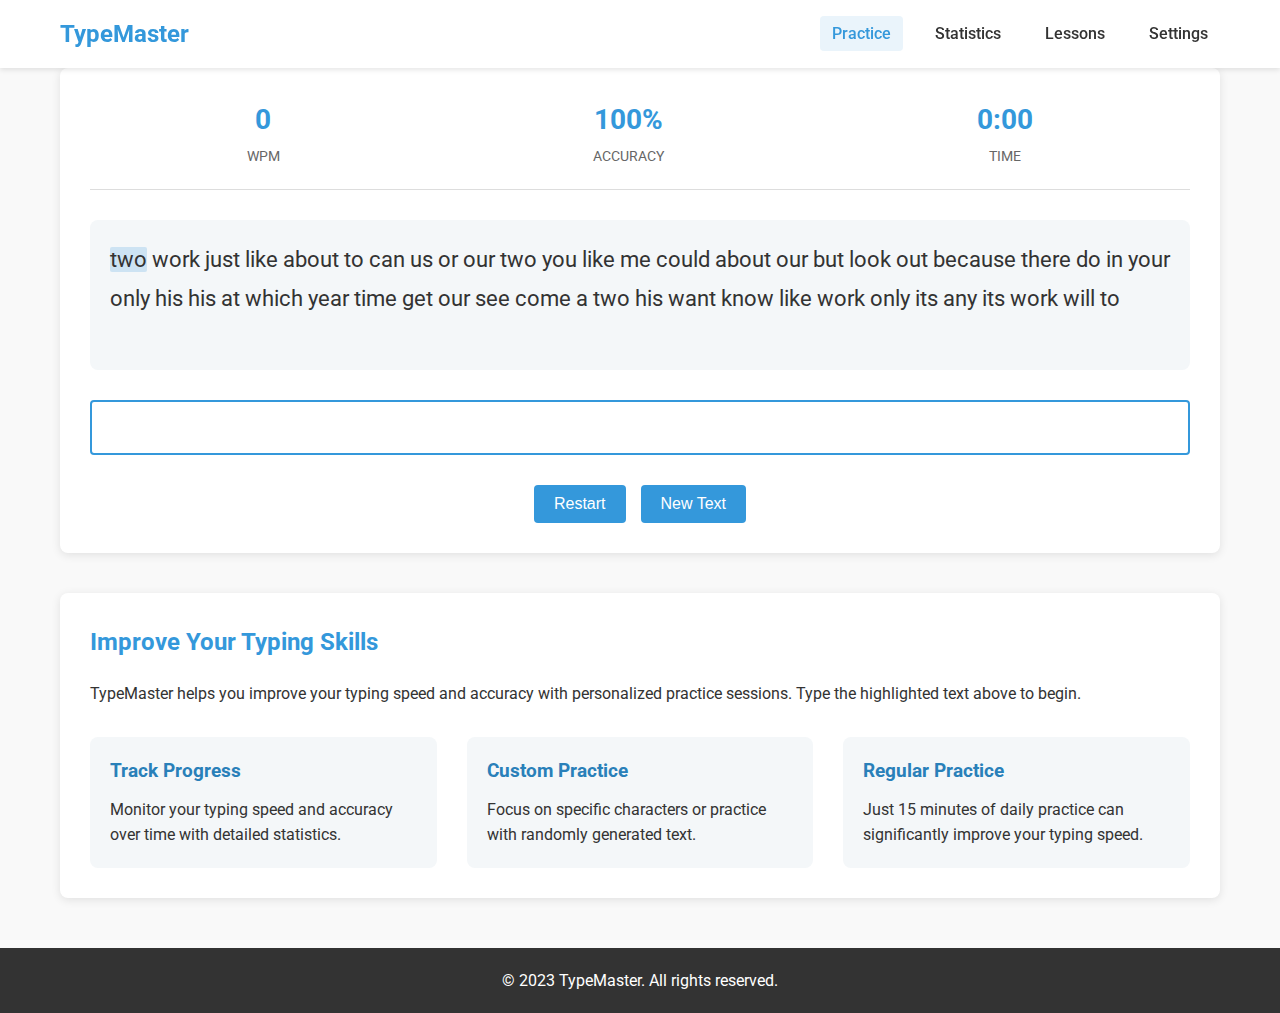
<file: index.html>
<!DOCTYPE html>
<html lang="en">
<head>
    <meta charset="UTF-8">
    <meta name="viewport" content="width=device-width, initial-scale=1.0">
    <title>TypeMaster - Improve Your Typing Skills</title>
    <link rel="stylesheet" href="styles.css">
    <link href="https://fonts.googleapis.com/css2?family=Roboto:wght@300;400;500;700&display=swap" rel="stylesheet">
</head>
<body>
    <header>
        <div class="container">
            <div class="logo">
                <h1>TypeMaster</h1>
            </div>
            <nav>
                <ul>
                    <li><a href="#" class="active">Practice</a></li>
                    <li><a href="#">Statistics</a></li>
                    <li><a href="#">Lessons</a></li>
                    <li><a href="#">Settings</a></li>
                </ul>
            </nav>
        </div>
    </header>

    <main class="container">
        <div class="typing-section">
            <div class="typing-stats">
                <div class="stat">
                    <span class="stat-value" id="wpm">0</span>
                    <span class="stat-label">WPM</span>
                </div>
                <div class="stat">
                    <span class="stat-value" id="accuracy">100%</span>
                    <span class="stat-label">Accuracy</span>
                </div>
                <div class="stat">
                    <span class="stat-value" id="time">0:00</span>
                    <span class="stat-label">Time</span>
                </div>
            </div>

            <div class="typing-area">
                <div class="text-display" id="textDisplay"></div>
                <input type="text" class="text-input" id="textInput" autocomplete="off" autofocus>
            </div>

            <div class="controls">
                <button id="restartBtn">Restart</button>
                <button id="newTextBtn">New Text</button>
            </div>
        </div>

        <div class="info-section">
            <h2>Improve Your Typing Skills</h2>
            <p>TypeMaster helps you improve your typing speed and accuracy with personalized practice sessions. Type the highlighted text above to begin.</p>
            
            <div class="features">
                <div class="feature">
                    <h3>Track Progress</h3>
                    <p>Monitor your typing speed and accuracy over time with detailed statistics.</p>
                </div>
                <div class="feature">
                    <h3>Custom Practice</h3>
                    <p>Focus on specific characters or practice with randomly generated text.</p>
                </div>
                <div class="feature">
                    <h3>Regular Practice</h3>
                    <p>Just 15 minutes of daily practice can significantly improve your typing speed.</p>
                </div>
            </div>
        </div>
    </main>

    <footer>
        <div class="container">
            <p>&copy; 2023 TypeMaster. All rights reserved.</p>
        </div>
    </footer>

    <script src="script.js"></script>
</body>
</html>
</file>
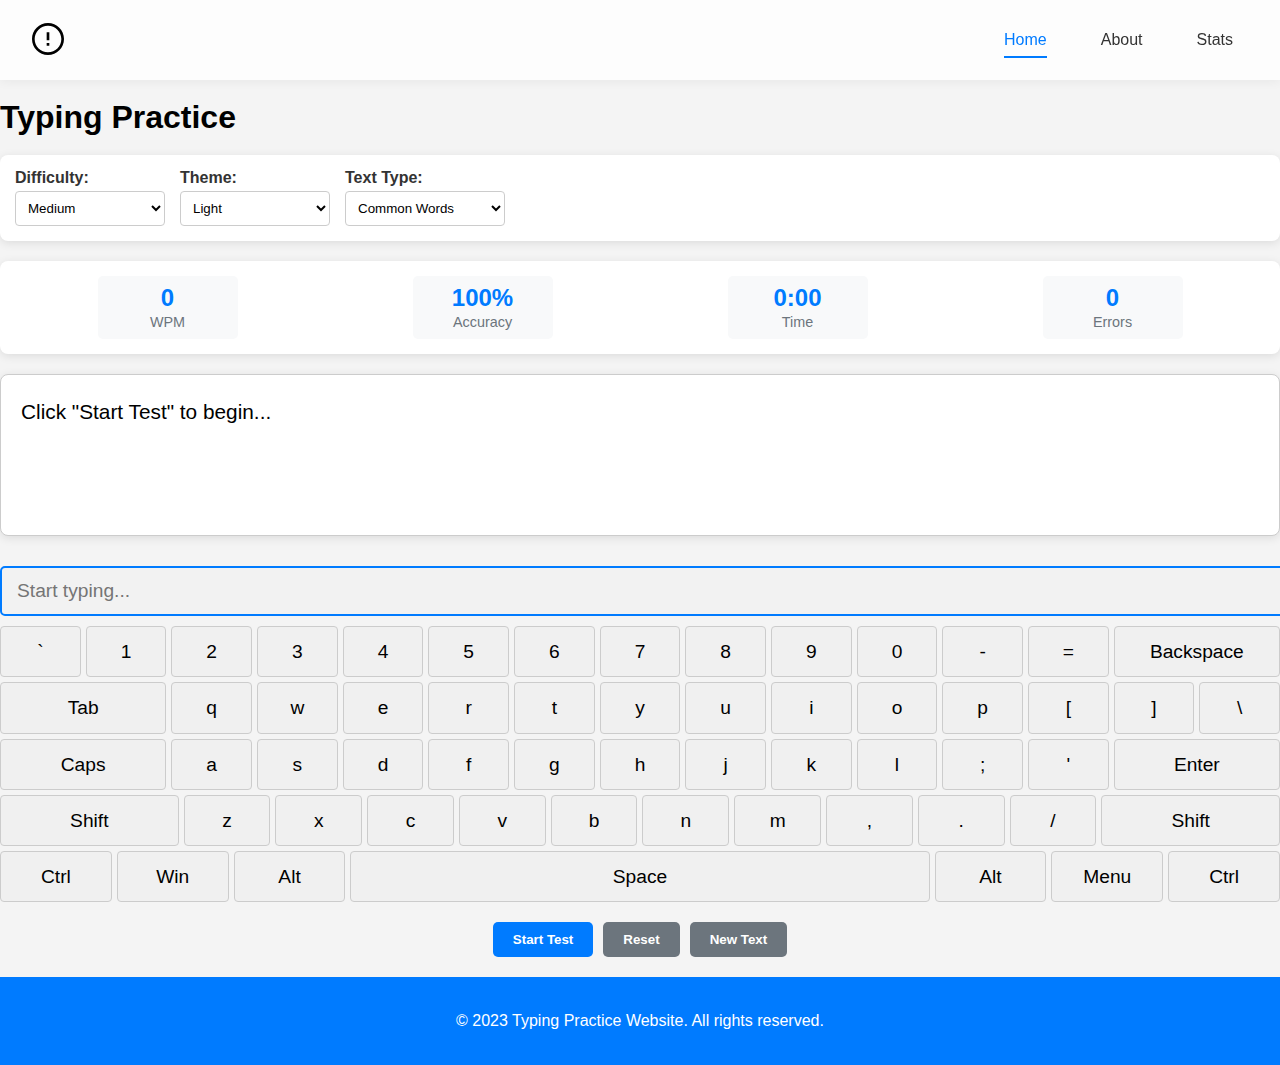
<file: typing-practice-website/index.html>
<!DOCTYPE html>
<html lang="en">
<head>
    <meta charset="UTF-8">
    <meta name="viewport" content="width=device-width, initial-scale=1.0">
    <title>Typing Practice</title>
    <link rel="stylesheet" href="css/normalize.css">
    <link rel="stylesheet" href="css/style.css">
    <link rel="stylesheet" href="css/components/keyboard.css">
</head>
<body>
    <header>
        <div class="logo">
            <img src="assets/logo.svg" alt="Logo">
        </div>
        <nav>
            <ul>
                <li><a href="index.html" class="active">Home</a></li>
                <li><a href="about.html">About</a></li>
                <li><a href="stats.html">Stats</a></li>
            </ul>
        </nav>
    </header>
    
    <main>
        <section class="typing-practice">
            <h1>Typing Practice</h1>
            
            <div class="settings-panel">
                <div class="setting">
                    <label for="difficulty">Difficulty:</label>
                    <select id="difficulty">
                        <option value="easy">Easy</option>
                        <option value="medium" selected>Medium</option>
                        <option value="hard">Hard</option>
                    </select>
                </div>
                <div class="setting">
                    <label for="theme">Theme:</label>
                    <select id="theme">
                        <option value="light" selected>Light</option>
                        <option value="dark">Dark</option>
                        <option value="solarized">Solarized</option>
                    </select>
                </div>
                <div class="setting">
                    <label for="textType">Text Type:</label>
                    <select id="textType">
                        <option value="common" selected>Common Words</option>
                        <option value="quotes">Famous Quotes</option>
                        <option value="code">Code Snippets</option>
                        <option value="numbers">Numbers & Symbols</option>
                    </select>
                </div>
            </div>
            
            <div class="metrics-display">
                <div class="metric">
                    <span id="wpm-display">0</span>
                    <label>WPM</label>
                </div>
                <div class="metric">
                    <span id="accuracy-display">100%</span>
                    <label>Accuracy</label>
                </div>
                <div class="metric">
                    <span id="timer-display">0:00</span>
                    <label>Time</label>
                </div>
                <div class="metric">
                    <span id="errors-display">0</span>
                    <label>Errors</label>
                </div>
            </div>

            <div class="text-display" id="text-to-type">
                <!-- Characters will be generated here -->
            </div>
            
            <input type="text" id="user-input" placeholder="Start typing..." autocomplete="off" autocorrect="off" autocapitalize="off" spellcheck="false">
            
            <div class="keyboard-container" id="virtual-keyboard">
                <!-- On-screen keyboard will be generated here -->
            </div>
            
            <div class="controls">
                <button id="start-test" class="primary-btn">Start Test</button>
                <button id="reset-test" class="secondary-btn">Reset</button>
                <button id="new-text" class="secondary-btn">New Text</button>
            </div>
            
            <div class="results" id="results-panel">
                <!-- Results will appear here after test completion -->
            </div>
        </section>
    </main>

    <footer>
        <p>&copy; 2023 Typing Practice Website. All rights reserved.</p>
    </footer>

    <script src="js/utils/text-generator.js"></script>
    <script src="js/app.js"></script>
    <script src="js/typing-test.js"></script>
</body>
</html>
</file>
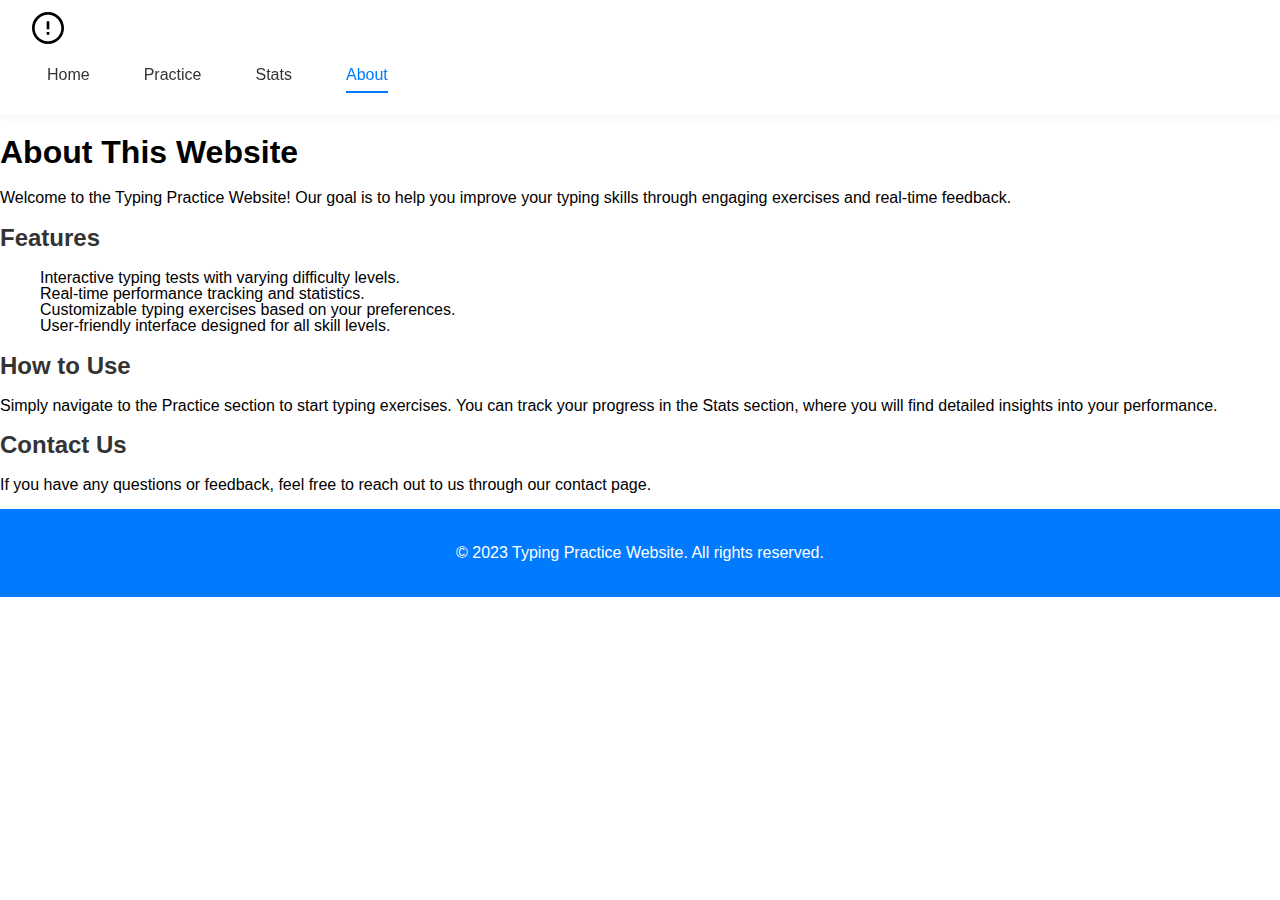
<file: typing-practice-website/about.html>
<!DOCTYPE html>
<html lang="en">
<head>
    <meta charset="UTF-8">
    <meta name="viewport" content="width=device-width, initial-scale=1.0">
    <title>About Us - Typing Practice Website</title>
    <link rel="stylesheet" href="css/style.css">
    <link rel="stylesheet" href="css/normalize.css">
</head>
<body>
    <header>
        <div class="logo">
            <img src="assets/logo.svg" alt="Typing Practice Logo">
        </div>
        <nav>
            <ul>
                <li><a href="index.html">Home</a></li>
                <li><a href="practice.html">Practice</a></li>
                <li><a href="stats.html">Stats</a></li>
                <li><a href="about.html" class="active">About</a></li>
            </ul>
        </nav>
    </header>
    <main>
        <section class="about">
            <h1>About This Website</h1>
            <p>Welcome to the Typing Practice Website! Our goal is to help you improve your typing skills through engaging exercises and real-time feedback.</p>
            <h2>Features</h2>
            <ul>
                <li>Interactive typing tests with varying difficulty levels.</li>
                <li>Real-time performance tracking and statistics.</li>
                <li>Customizable typing exercises based on your preferences.</li>
                <li>User-friendly interface designed for all skill levels.</li>
            </ul>
            <h2>How to Use</h2>
            <p>Simply navigate to the Practice section to start typing exercises. You can track your progress in the Stats section, where you will find detailed insights into your performance.</p>
            <h2>Contact Us</h2>
            <p>If you have any questions or feedback, feel free to reach out to us through our contact page.</p>
        </section>
    </main>
    <footer>
        <p>&copy; 2023 Typing Practice Website. All rights reserved.</p>
    </footer>
    <script src="js/app.js"></script>
</body>
</html>
</file>
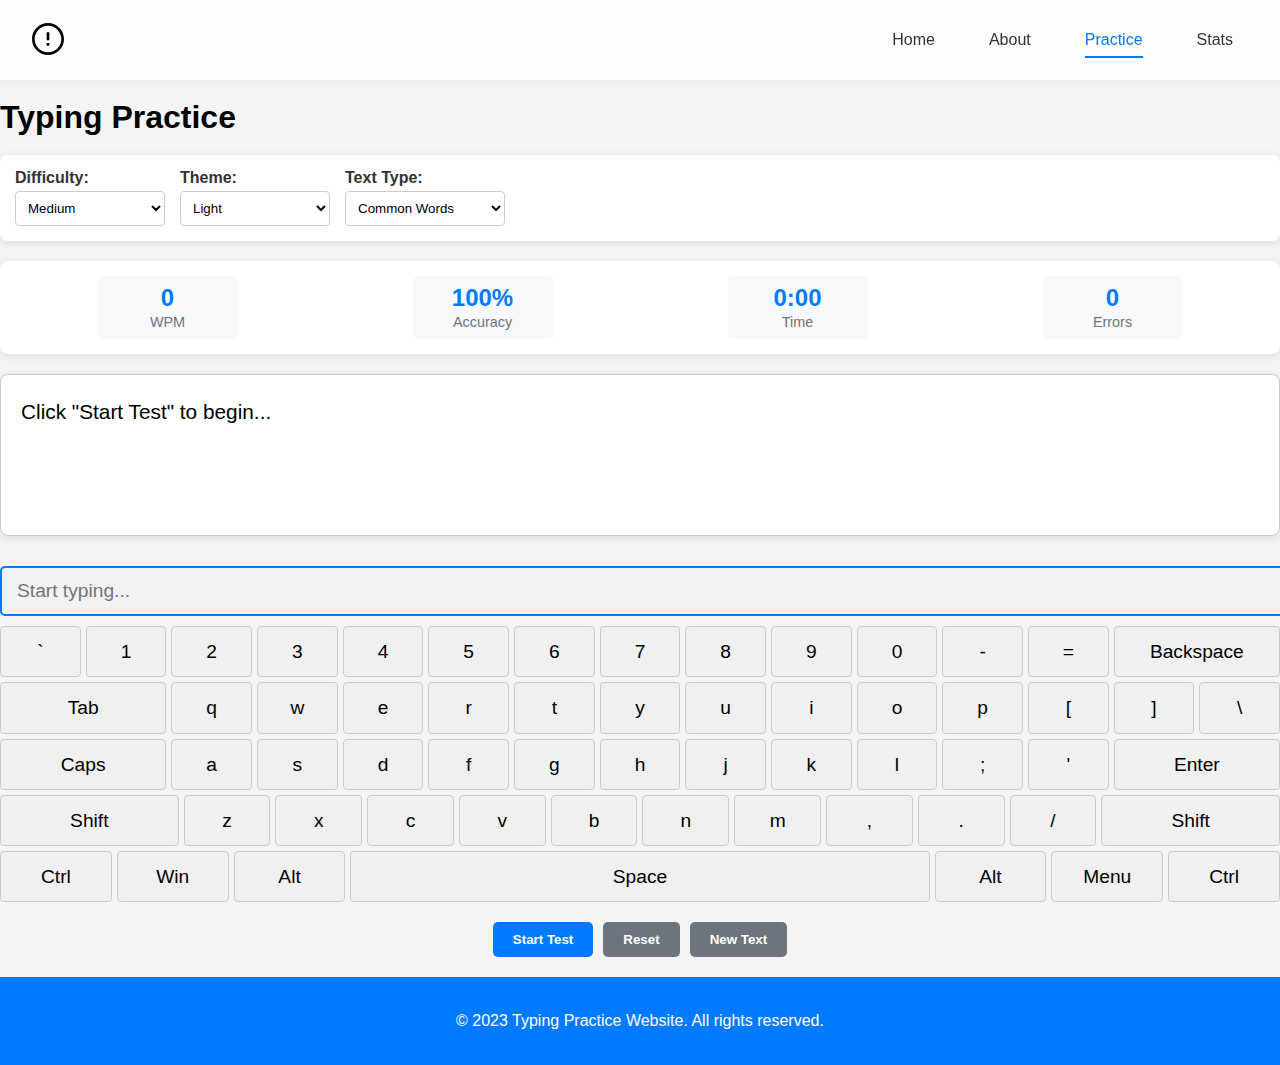
<file: typing-practice-website/practice.html>
<!DOCTYPE html>
<html lang="en">
<head>
    <meta charset="UTF-8">
    <meta name="viewport" content="width=device-width, initial-scale=1.0">
    <title>Typing Practice</title>
    <link rel="stylesheet" href="css/normalize.css">
    <link rel="stylesheet" href="css/style.css">
    <link rel="stylesheet" href="css/components/keyboard.css">
</head>
<body>
    <header>
        <div class="logo">
            <img src="assets/logo.svg" alt="Logo">
        </div>
        <nav>
            <ul>
                <li><a href="index.html">Home</a></li>
                <li><a href="about.html">About</a></li>
                <li><a href="practice.html" class="active">Practice</a></li>
                <li><a href="stats.html">Stats</a></li>
            </ul>
        </nav>
    </header>
    
    <main>
        <section class="typing-practice">
            <h1>Typing Practice</h1>
            
            <div class="settings-panel">
                <div class="setting">
                    <label for="difficulty">Difficulty:</label>
                    <select id="difficulty">
                        <option value="easy">Easy</option>
                        <option value="medium" selected>Medium</option>
                        <option value="hard">Hard</option>
                    </select>
                </div>
                <div class="setting">
                    <label for="theme">Theme:</label>
                    <select id="theme">
                        <option value="light" selected>Light</option>
                        <option value="dark">Dark</option>
                        <option value="solarized">Solarized</option>
                    </select>
                </div>
                <div class="setting">
                    <label for="textType">Text Type:</label>
                    <select id="textType">
                        <option value="common" selected>Common Words</option>
                        <option value="quotes">Famous Quotes</option>
                        <option value="code">Code Snippets</option>
                        <option value="numbers">Numbers & Symbols</option>
                    </select>
                </div>
            </div>
            
            <div class="metrics-display">
                <div class="metric">
                    <span id="wpm-display">0</span>
                    <label>WPM</label>
                </div>
                <div class="metric">
                    <span id="accuracy-display">100%</span>
                    <label>Accuracy</label>
                </div>
                <div class="metric">
                    <span id="timer-display">0:00</span>
                    <label>Time</label>
                </div>
                <div class="metric">
                    <span id="errors-display">0</span>
                    <label>Errors</label>
                </div>
            </div>

            <div class="text-display" id="text-to-type">
                <!-- Characters will be generated here -->
            </div>
            
            <input type="text" id="user-input" placeholder="Start typing..." autocomplete="off" autocorrect="off" autocapitalize="off" spellcheck="false">
            
            <div class="keyboard-container" id="virtual-keyboard">
                <!-- On-screen keyboard will be generated here -->
            </div>
            
            <div class="controls">
                <button id="start-test" class="primary-btn">Start Test</button>
                <button id="reset-test" class="secondary-btn">Reset</button>
                <button id="new-text" class="secondary-btn">New Text</button>
            </div>
            
            <div class="results" id="results-panel">
                <!-- Results will appear here after test completion -->
            </div>
        </section>
    </main>

    <footer>
        <p>&copy; 2023 Typing Practice Website. All rights reserved.</p>
    </footer>

    <script src="js/utils/text-generator.js"></script>
    <script src="js/app.js"></script>
    <script src="js/typing-test.js"></script>
</body>
</html>
</file>
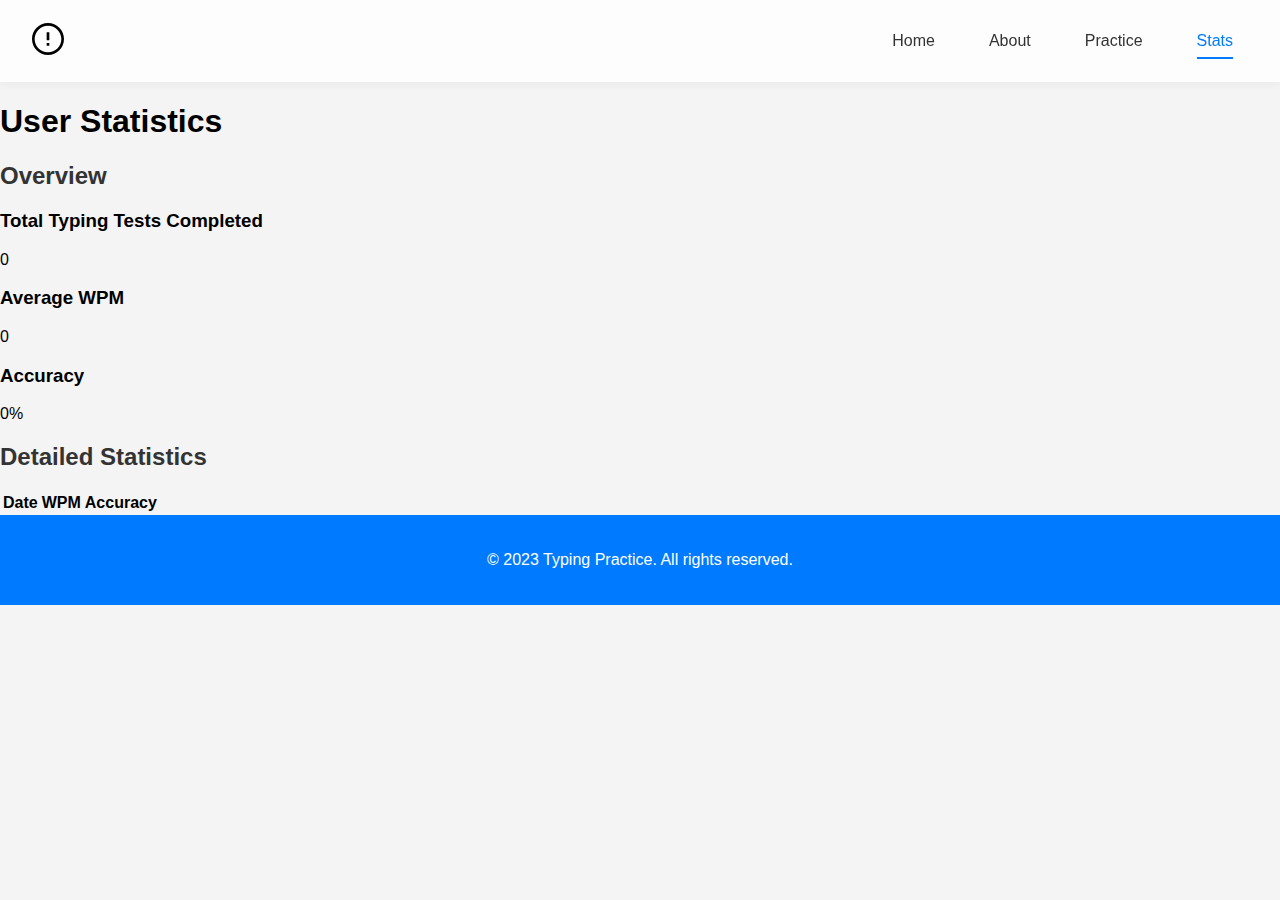
<file: typing-practice-website/stats.html>
<!DOCTYPE html>
<html lang="en">
<head>
    <meta charset="UTF-8">
    <meta name="viewport" content="width=device-width, initial-scale=1.0">
    <title>Typing Practice - Stats</title>
    <link rel="stylesheet" href="css/style.css">
    <link rel="stylesheet" href="css/components/stats.css">
    <link rel="icon" href="assets/favicon.svg" type="image/svg+xml">
</head>
<body>
    <header>
        <div class="logo">
            <img src="assets/logo.svg" alt="Typing Practice Logo">
        </div>
        <nav>
            <ul>
                <li><a href="index.html">Home</a></li>
                <li><a href="about.html">About</a></li>
                <li><a href="practice.html">Practice</a></li>
                <li><a href="stats.html" class="active">Stats</a></li>
            </ul>
        </nav>
    </header>
    
    <main>
        <h1>User Statistics</h1>
        <section id="stats-overview">
            <h2>Overview</h2>
            <div class="stat-card">
                <h3>Total Typing Tests Completed</h3>
                <p id="tests-completed">0</p>
            </div>
            <div class="stat-card">
                <h3>Average WPM</h3>
                <p id="average-wpm">0</p>
            </div>
            <div class="stat-card">
                <h3>Accuracy</h3>
                <p id="accuracy">0%</p>
            </div>
        </section>

        <section id="detailed-stats">
            <h2>Detailed Statistics</h2>
            <table>
                <thead>
                    <tr>
                        <th>Date</th>
                        <th>WPM</th>
                        <th>Accuracy</th>
                    </tr>
                </thead>
                <tbody id="stats-table-body">
                    <!-- Dynamic content will be inserted here -->
                </tbody>
            </table>
        </section>
    </main>

    <footer>
        <p>&copy; 2023 Typing Practice. All rights reserved.</p>
    </footer>

    <script src="js/app.js"></script>
    <script src="js/stats-tracker.js"></script>
</body>
</html>
</file>
<file: styles.css>
:root {
    --primary-color: #3498db;
    --secondary-color: #2980b9;
    --accent-color: #e74c3c;
    --bg-color: #f9f9f9;
    --text-color: #333;
    --text-light: #666;
    --border-color: #ddd;
    --success-color: #2ecc71;
    --error-color: #e74c3c;
    --card-bg: #fff;
}

* {
    margin: 0;
    padding: 0;
    box-sizing: border-box;
}

body {
    font-family: 'Roboto', sans-serif;
    background-color: var(--bg-color);
    color: var(--text-color);
    line-height: 1.6;
}

.container {
    max-width: 1200px;
    margin: 0 auto;
    padding: 0 20px;
}

/* Header Styles */
header {
    background-color: var(--card-bg);
    box-shadow: 0 2px 5px rgba(0, 0, 0, 0.1);
    position: sticky;
    top: 0;
    z-index: 100;
}

header .container {
    display: flex;
    justify-content: space-between;
    align-items: center;
    padding: 15px 20px;
}

.logo h1 {
    color: var(--primary-color);
    font-size: 24px;
    font-weight: 700;
}

nav ul {
    display: flex;
    list-style: none;
}

nav ul li {
    margin-left: 20px;
}

nav ul li a {
    text-decoration: none;
    color: var(--text-color);
    font-weight: 500;
    padding: 8px 12px;
    border-radius: 4px;
    transition: all 0.3s ease;
}

nav ul li a:hover {
    background-color: rgba(52, 152, 219, 0.1);
}

nav ul li a.active {
    color: var(--primary-color);
    background-color: rgba(52, 152, 219, 0.1);
}

/* Main Content Styles */
main {
    padding: 40px 0;
}

.typing-section {
    background-color: var(--card-bg);
    border-radius: 8px;
    box-shadow: 0 2px 10px rgba(0, 0, 0, 0.1);
    padding: 30px;
    margin-bottom: 40px;
}

.typing-stats {
    display: flex;
    justify-content: space-around;
    margin-bottom: 30px;
    border-bottom: 1px solid var(--border-color);
    padding-bottom: 20px;
}

.stat {
    text-align: center;
}

.stat-value {
    font-size: 28px;
    font-weight: 700;
    color: var(--primary-color);
    display: block;
}

.stat-label {
    font-size: 14px;
    color: var(--text-light);
    text-transform: uppercase;
}

.typing-area {
    margin-bottom: 30px;
}

.text-display {
    font-size: 22px;
    line-height: 1.8;
    background-color: #f4f7f9;
    padding: 20px;
    border-radius: 8px;
    min-height: 150px;
    margin-bottom: 20px;
    white-space: pre-wrap;
}

.text-display span {
    position: relative;
}

.text-display span.current {
    background-color: rgba(52, 152, 219, 0.2);
    border-radius: 2px;
}

.text-display span.correct {
    color: var(--success-color);
}

.text-display span.incorrect {
    color: var(--error-color);
    text-decoration: underline;
}

.text-input {
    width: 100%;
    padding: 15px;
    font-size: 18px;
    border: 2px solid var(--border-color);
    border-radius: 4px;
    margin-top: 10px;
    transition: border 0.3s ease;
}

.text-input:focus {
    outline: none;
    border-color: var(--primary-color);
}

.controls {
    display: flex;
    justify-content: center;
    gap: 15px;
}

button {
    padding: 10px 20px;
    background-color: var(--primary-color);
    color: white;
    border: none;
    border-radius: 4px;
    cursor: pointer;
    font-size: 16px;
    transition: background-color 0.3s ease;
}

button:hover {
    background-color: var(--secondary-color);
}

.info-section {
    background-color: var(--card-bg);
    border-radius: 8px;
    box-shadow: 0 2px 10px rgba(0, 0, 0, 0.1);
    padding: 30px;
}

.info-section h2 {
    font-size: 24px;
    margin-bottom: 20px;
    color: var(--primary-color);
}

.features {
    display: grid;
    grid-template-columns: repeat(auto-fit, minmax(300px, 1fr));
    gap: 30px;
    margin-top: 30px;
}

.feature {
    background-color: #f4f7f9;
    padding: 20px;
    border-radius: 8px;
    transition: transform 0.3s ease;
}

.feature:hover {
    transform: translateY(-5px);
}

.feature h3 {
    margin-bottom: 10px;
    color: var(--secondary-color);
}

/* Footer Styles */
footer {
    background-color: var(--text-color);
    color: #fff;
    padding: 20px 0;
    text-align: center;
    margin-top: 50px;
}

@media (max-width: 768px) {
    .typing-stats {
        flex-direction: column;
        gap: 15px;
        align-items: center;
    }
    
    .features {
        grid-template-columns: 1fr;
    }
}
</file>
<file: typing-practice-website/css/style.css>
body {
    font-family: 'Arial', sans-serif;
    background-color: #f4f4f4;
    margin: 0;
    padding: 0;
    transition: background-color 0.3s ease;
}

header {
    display: flex;
    justify-content: space-between;
    align-items: center;
    padding: 0.75rem 2rem;
    background-color: rgba(255, 255, 255, 0.8);
    backdrop-filter: blur(8px);
    box-shadow: 0 2px 10px rgba(0, 0, 0, 0.05);
    position: sticky;
    top: 0;
    z-index: 100;
    transition: all 0.3s ease;
}

header .logo img {
    height: 32px;
    width: auto;
}

header nav ul {
    display: flex;
    gap: 1.5rem;
    margin: 0;
    padding: 0;
    list-style: none;
}

header nav ul li a {
    text-decoration: none;
    font-weight: 500;
    color: #333;
    transition: color 0.2s ease;
    position: relative;
    padding: 0.5rem 0;
}

header nav ul li a:hover {
    color: #007bff;
}

header nav ul li a.active {
    color: #007bff;
}

header nav ul li a.active::after {
    content: '';
    position: absolute;
    bottom: -2px;
    left: 0;
    width: 100%;
    height: 2px;
    background-color: #007bff;
}

body.dark-theme header {
    background-color: rgba(30, 30, 30, 0.8);
    box-shadow: 0 2px 10px rgba(0, 0, 0, 0.2);
}

body.dark-theme header nav ul li a {
    color: #e0e0e0;
}

body.dark-theme header nav ul li a:hover,
body.dark-theme header nav ul li a.active {
    color: #64b5f6;
}

body.dark-theme header nav ul li a.active::after {
    background-color: #64b5f6;
}

body.solarized-theme header {
    background-color: rgba(253, 246, 227, 0.8);
    box-shadow: 0 2px 10px rgba(101, 123, 131, 0.1);
}

body.solarized-theme header nav ul li a {
    color: #657b83;
}

body.solarized-theme header nav ul li a:hover,
body.solarized-theme header nav ul li a.active {
    color: #268bd2;
}

body.solarized-theme header nav ul li a.active::after {
    background-color: #268bd2;
}

nav {
    margin: 20px 0;
}

nav a {
    color: #fff;
    text-decoration: none;
    margin: 0 15px;
    font-weight: bold;
}

nav a:hover {
    text-decoration: underline;
}

.container {
    width: 80%;
    margin: auto;
    overflow: hidden;
}

.section {
    background: #fff;
    padding: 20px;
    margin: 20px 0;
    border-radius: 8px;
    box-shadow: 0 2px 5px rgba(0, 0, 0, 0.1);
}

h2 {
    color: #333;
}

footer {
    text-align: center;
    padding: 20px 0;
    background: #007bff;
    color: #fff;
    position: relative;
    bottom: 0;
    width: 100%;
}

.button {
    display: inline-block;
    padding: 10px 20px;
    background: #28a745;
    color: #fff;
    border: none;
    border-radius: 5px;
    text-decoration: none;
    font-size: 1em;
}

.button:hover {
    background: #218838;
}

.typing-area {
    border: 1px solid #ccc;
    padding: 10px;
    border-radius: 5px;
    font-size: 1.2em;
    min-height: 100px;
    margin-top: 20px;
}

.stats {
    display: flex;
    justify-content: space-between;
    margin-top: 20px;
}

.stat {
    background: #e9ecef;
    padding: 15px;
    border-radius: 5px;
    flex: 1;
    margin: 0 10px;
    text-align: center;
}

.stat h3 {
    margin: 0;
    color: #333;
}

.modal {
    display: none;
    position: fixed;
    z-index: 1;
    left: 0;
    top: 0;
    width: 100%;
    height: 100%;
    overflow: auto;
    background-color: rgb(0,0,0);
    background-color: rgba(0,0,0,0.4);
    padding-top: 60px;
}

.modal-content {
    background-color: #fefefe;
    margin: 5% auto;
    padding: 20px;
    border: 1px solid #888;
    width: 80%;
    border-radius: 5px;
}

.close {
    color: #aaa;
    float: right;
    font-size: 28px;
    font-weight: bold;
}

.close:hover,
.close:focus {
    color: black;
    text-decoration: none;
    cursor: pointer;
}

/* Text Display Styling */
.text-display {
    border: 1px solid #ccc;
    padding: 20px;
    border-radius: 8px;
    background: #fff;
    font-size: 1.3em;
    line-height: 1.6;
    margin: 20px 0;
    min-height: 120px;
    transition: all 0.3s ease;
    box-shadow: 0 2px 10px rgba(0, 0, 0, 0.1);
}

.text-display .char {
    position: relative;
    display: inline-block;
    padding: 0 1px;
    border-radius: 2px;
    transition: all 0.1s ease;
}

.text-display .char.current {
    background-color: #f0f0f0;
    animation: blink 1s infinite;
}

.text-display .char.correct {
    color: #28a745;
}

.text-display .char.incorrect {
    color: #dc3545;
    background-color: rgba(220, 53, 69, 0.1);
    text-decoration: underline;
}

.text-display .char.untouched {
    color: #495057;
}

@keyframes blink {
    0%, 100% { opacity: 1; }
    50% { opacity: 0.5; }
}

/* Input Field Styling */
#user-input {
    width: 100%;
    padding: 12px 15px;
    font-size: 1.2em;
    border: 2px solid #007bff;
    border-radius: 5px;
    margin: 10px 0;
    transition: border-color 0.3s;
}

#user-input:focus {
    outline: none;
    border-color: #0056b3;
    box-shadow: 0 0 0 3px rgba(0, 123, 255, 0.25);
}

/* Settings Panel */
.settings-panel {
    display: flex;
    flex-wrap: wrap;
    gap: 15px;
    margin: 20px 0;
    padding: 15px;
    background: #fff;
    border-radius: 8px;
    box-shadow: 0 2px 10px rgba(0, 0, 0, 0.1);
}

.setting {
    display: flex;
    flex-direction: column;
    min-width: 150px;
}

.setting label {
    margin-bottom: 5px;
    font-weight: bold;
    color: #333;
}

.setting select {
    padding: 8px;
    border-radius: 4px;
    border: 1px solid #ccc;
    background-color: #fff;
}

/* Metrics Display */
.metrics-display {
    display: flex;
    justify-content: space-around;
    flex-wrap: wrap;
    gap: 10px;
    margin: 20px 0;
    padding: 15px;
    background: #fff;
    border-radius: 8px;
    box-shadow: 0 2px 10px rgba(0, 0, 0, 0.1);
}

.metric {
    text-align: center;
    padding: 10px 20px;
    background-color: #f8f9fa;
    border-radius: 5px;
    min-width: 100px;
}

.metric span {
    display: block;
    font-size: 1.5em;
    font-weight: bold;
    color: #007bff;
}

.metric label {
    margin-top: 5px;
    display: block;
    font-size: 0.9em;
    color: #6c757d;
}

/* Buttons */
.controls {
    display: flex;
    gap: 10px;
    margin: 20px 0;
    justify-content: center;
}

.primary-btn, .secondary-btn {
    padding: 10px 20px;
    border: none;
    border-radius: 5px;
    cursor: pointer;
    font-weight: bold;
    transition: all 0.3s ease;
}

.primary-btn {
    background-color: #007bff;
    color: white;
}

.primary-btn:hover {
    background-color: #0056b3;
}

.secondary-btn {
    background-color: #6c757d;
    color: white;
}

.secondary-btn:hover {
    background-color: #5a6268;
}

/* Results Panel */
.results {
    margin: 20px 0;
    padding: 20px;
    background: #fff;
    border-radius: 8px;
    box-shadow: 0 2px 10px rgba(0, 0, 0, 0.1);
    display: none;
}

.results.show {
    display: block;
    animation: fadeIn 0.5s ease;
}

.results h2 {
    margin-top: 0;
    color: #007bff;
}

.results-grid {
    display: grid;
    grid-template-columns: repeat(auto-fit, minmax(200px, 1fr));
    gap: 15px;
    margin-top: 15px;
}

.result-item {
    background-color: #f8f9fa;
    padding: 15px;
    border-radius: 5px;
    text-align: center;
}

.result-item h3 {
    margin: 0;
    color: #495057;
    font-size: 1em;
}

.result-item p {
    margin: 5px 0 0;
    font-size: 1.5em;
    font-weight: bold;
    color: #007bff;
}

/* Dark Theme */
body.dark-theme {
    background-color: #222;
    color: #f0f0f0;
}

.dark-theme header {
    background-color: #333;
    color: #fff;
}

.dark-theme .text-display,
.dark-theme .settings-panel,
.dark-theme .metrics-display,
.dark-theme .results {
    background-color: #333;
    color: #f0f0f0;
    border-color: #555;
}

.dark-theme #user-input {
    background-color: #444;
    color: #f0f0f0;
    border-color: #007bff;
}

.dark-theme .metric {
    background-color: #444;
}

.dark-theme .metric span {
    color: #66b0ff;
}

.dark-theme .text-display .char.untouched {
    color: #ccc;
}

.dark-theme .text-display .char.current {
    background-color: #444;
}

/* Animations */
@keyframes fadeIn {
    from { opacity: 0; }
    to { opacity: 1; }
}
</file>
<file: typing-practice-website/css/components/keyboard.css>
.keyboard {
    display: grid;
    grid-template-columns: repeat(14, 1fr);
    gap: 5px;
    margin: 20px auto;
    max-width: 800px;
    user-select: none;
}

.key {
    background-color: #f0f0f0;
    border: 1px solid #ccc;
    border-radius: 4px;
    padding: 15px;
    text-align: center;
    font-size: 1.2em;
    transition: background-color 0.2s, transform 0.1s;
    cursor: default;
}

.key:active {
    background-color: #d0d0d0;
    transform: scale(0.95);
}

.key.disabled {
    background-color: #e0e0e0;
    color: #aaa;
    cursor: not-allowed;
}

.key.highlight {
    background-color: #a0e0a0;
    border-color: #4caf50;
    transform: scale(1.05);
    box-shadow: 0 0 5px rgba(76, 175, 80, 0.5);
}

.key.error {
    background-color: #e0a0a0;
    border-color: #f44336;
    animation: shake 0.3s ease-in-out;
}

.key.wide {
    grid-column: span 2;
}

.key.long {
    grid-column: span 3;
}

.key.space {
    grid-column: span 5;
}

.row {
    display: grid;
    grid-template-columns: repeat(auto-fit, minmax(30px, 1fr));
    gap: 5px;
    margin-bottom: 5px;
}

@keyframes shake {
    0%, 100% { transform: translateX(0); }
    25% { transform: translateX(-5px); }
    75% { transform: translateX(5px); }
}

/* Dark theme for keyboard */
.dark-theme .key {
    background-color: #333;
    color: #f0f0f0;
    border-color: #555;
}

.dark-theme .key.highlight {
    background-color: #2c662c;
    border-color: #4caf50;
}

.dark-theme .key.error {
    background-color: #662c2c;
    border-color: #f44336;
}
</file>
<file: typing-practice-website/css/components/stats.css>
.stats-container {
    display: flex;
    flex-direction: column;
    align-items: center;
    padding: 20px;
    background-color: #f9f9f9;
    border-radius: 8px;
    box-shadow: 0 4px 10px rgba(0, 0, 0, 0.1);
    margin: 20px;
}

.stats-header {
    font-size: 24px;
    font-weight: bold;
    color: #333;
    margin-bottom: 15px;
}

.stats-item {
    display: flex;
    justify-content: space-between;
    width: 100%;
    padding: 10px;
    border-bottom: 1px solid #e0e0e0;
}

.stats-item:last-child {
    border-bottom: none;
}

.stats-label {
    font-size: 18px;
    color: #555;
}

.stats-value {
    font-size: 18px;
    font-weight: bold;
    color: #007bff;
}

.stats-footer {
    margin-top: 15px;
    font-size: 14px;
    color: #777;
}
</file>
